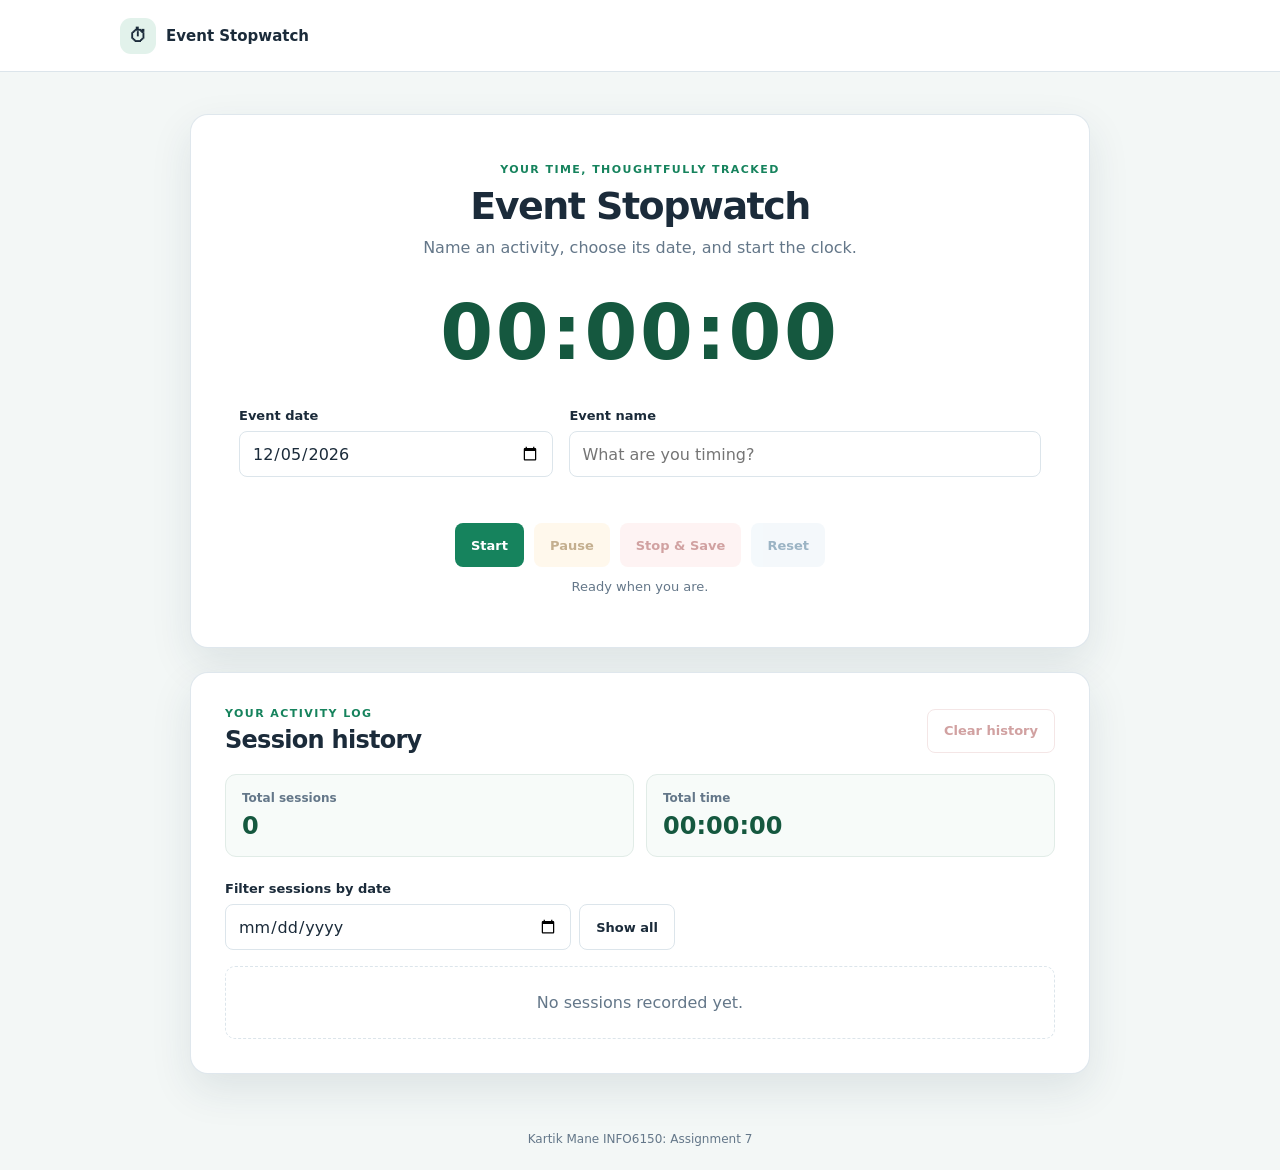
<file: PartB/index.html>
<!doctype html>
<html lang="en">
<head>
  <meta charset="utf-8">
  <meta name="viewport" content="width=device-width, initial-scale=1">
  <meta name="description" content="Time activities and keep a date-organized session history.">
  <title>Event Stopwatch</title>
  <link rel="stylesheet" href="styles.css">
  <script src="https://code.jquery.com/jquery-3.7.1.min.js"></script>
  <script src="stopwatch.js" defer></script>
</head>
<body>
  <header class="site-header">
    <a class="brand" href="index.html">
      <span class="brand-mark" aria-hidden="true">⏱</span>
      <span>Event Stopwatch</span>
    </a>
  </header>

  <main class="page-shell">
    <section class="timer-card" aria-labelledby="page-title">
      <p class="eyebrow">Your time, thoughtfully tracked</p>
      <h1 id="page-title">Event Stopwatch</h1>
      <p class="intro">Name an activity, choose its date, and start the clock.</p>

      <output id="timer-display" class="timer-display" aria-live="off">00:00:00</output>

      <div class="event-form">
        <div class="field">
          <label for="event-date">Event date</label>
          <input id="event-date" type="date" aria-describedby="date-error">
          <span class="field-error" id="date-error" aria-live="polite"></span>
        </div>
        <div class="field">
          <label for="event-name">Event name</label>
          <input id="event-name" type="text" maxlength="100" placeholder="What are you timing?" aria-describedby="event-error">
          <span class="field-error" id="event-error" aria-live="polite"></span>
        </div>
      </div>

      <div class="controls" aria-label="Stopwatch controls">
        <button class="button button-start" id="start-button" type="button">Start</button>
        <button class="button button-pause" id="pause-button" type="button" disabled>Pause</button>
        <button class="button button-stop" id="stop-button" type="button" disabled>Stop &amp; Save</button>
        <button class="button button-reset" id="reset-button" type="button" disabled>Reset</button>
      </div>
      <p class="timer-status" id="timer-status" role="status" aria-live="polite">Ready when you are.</p>
    </section>

    <section class="history-section" aria-labelledby="history-title">
      <div class="section-heading">
        <div>
          <p class="eyebrow">Your activity log</p>
          <h2 id="history-title">Session history</h2>
        </div>
        <button class="button button-clear" id="clear-history-button" type="button" disabled>Clear history</button>
      </div>

      <div class="stats-grid" aria-label="History statistics">
        <article class="stat-card">
          <span class="stat-label">Total sessions</span>
          <strong id="total-sessions">0</strong>
        </article>
        <article class="stat-card">
          <span class="stat-label">Total time</span>
          <strong id="total-time">00:00:00</strong>
        </article>
      </div>

      <div class="history-toolbar field">
        <label for="history-date-filter">Filter sessions by date</label>
        <div class="filter-row">
          <input id="history-date-filter" type="date">
          <button class="button button-filter" id="clear-filter-button" type="button">Show all</button>
        </div>
      </div>
      <div class="history-list" id="history-list" aria-live="polite"></div>
    </section>
  </main>

  <div class="notification" id="notification" role="status" aria-live="polite" hidden></div>

  <div class="modal-backdrop" id="clear-modal" hidden>
    <section class="modal" role="dialog" aria-modal="true" aria-labelledby="modal-title" aria-describedby="modal-description">
      <p class="eyebrow">Please confirm</p>
      <h2 id="modal-title">Clear session history?</h2>
      <p id="modal-description">This permanently removes all saved sessions from this browser.</p>
      <div class="modal-actions">
        <button class="button button-filter" id="cancel-clear-button" type="button">Keep history</button>
        <button class="button button-stop" id="confirm-clear-button" type="button">Clear history</button>
      </div>
    </section>
  </div>
  <footer class="site-footer">Kartik Mane INFO6150: Assignment 7</footer>
</body>
</html>
</file>
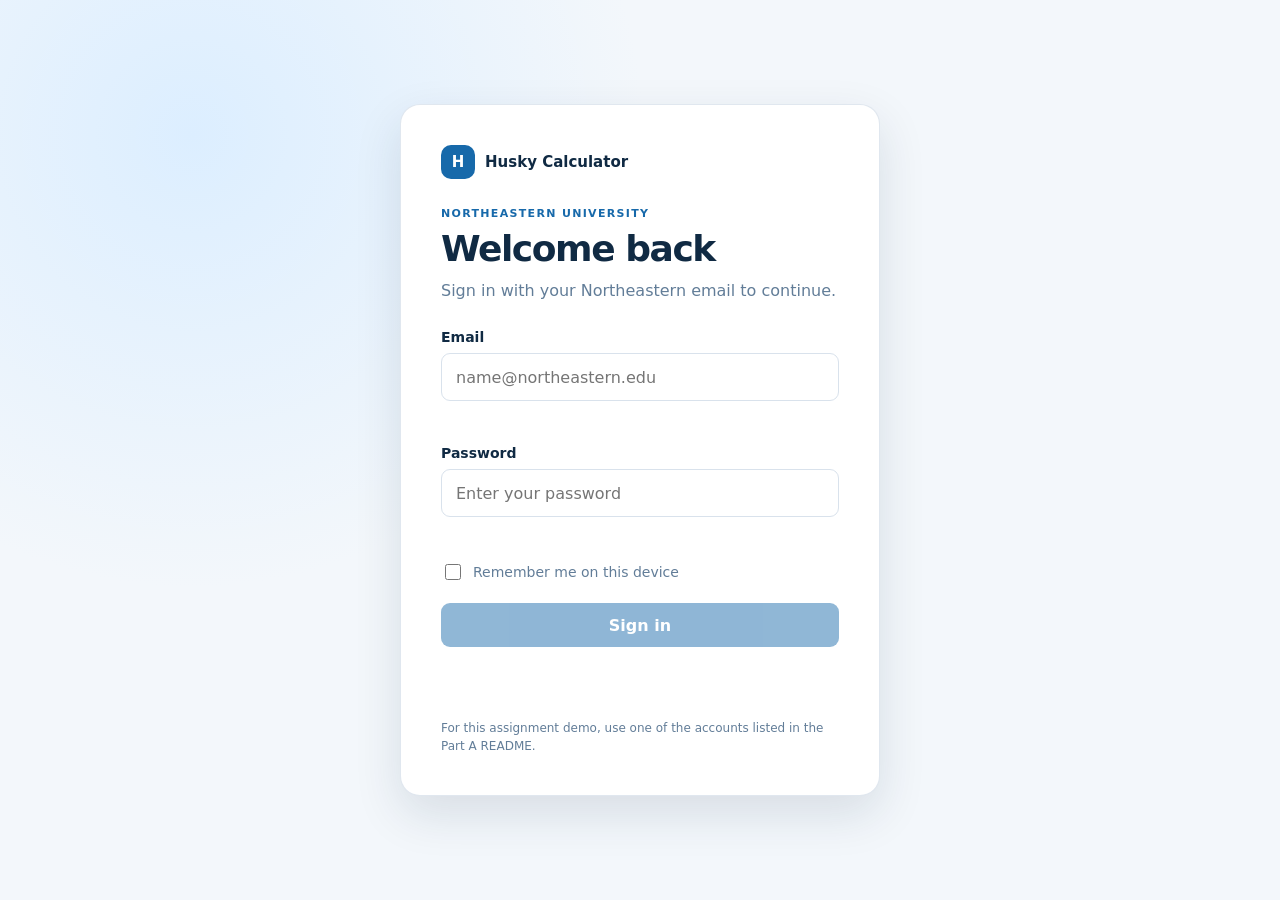
<file: PartA/calculator.html>
<!doctype html>
<html lang="en">
<head>
  <meta charset="utf-8">
  <meta name="viewport" content="width=device-width, initial-scale=1">
  <meta name="description" content="A simple calculator for signed and decimal numbers.">
  <title>Calculator | Husky Calculator</title>
  <link rel="stylesheet" href="styles.css">
  <script src="https://code.jquery.com/jquery-3.7.1.min.js"></script>
  <script src="calculator.js" defer></script>
</head>
<body class="app-page">
  <header class="topbar">
    <a class="brand" href="calculator.html">
      <span class="brand-mark" aria-hidden="true">H</span>
      <span>Husky Calculator</span>
    </a>
    <div class="user-menu">
      <span id="welcome-message">Welcome!</span>
      <button class="button button-quiet" id="logout-button" type="button">Log out</button>
    </div>
  </header>

  <main class="calculator-shell">
    <section class="calculator-card" aria-labelledby="calculator-title">
      <p class="eyebrow">Quick calculations</p>
      <h1 id="calculator-title">Calculator</h1>
      <p class="muted">Enter two numbers and choose an operation.</p>

      <div class="field">
        <label for="number-1">Number 1</label>
        <input id="number-1" type="text" inputmode="decimal" autocomplete="off" placeholder="e.g. -12.5" aria-describedby="number-1-error">
        <span class="field-error" id="number-1-error" aria-live="polite"></span>
      </div>
      <div class="field">
        <label for="number-2">Number 2</label>
        <input id="number-2" type="text" inputmode="decimal" autocomplete="off" placeholder="e.g. 4" aria-describedby="number-2-error">
        <span class="field-error" id="number-2-error" aria-live="polite"></span>
      </div>

      <div class="operation-grid" aria-label="Calculator operations">
        <button class="button operation-button" type="button" data-operation="add" aria-label="Add">Add <span aria-hidden="true">+</span></button>
        <button class="button operation-button" type="button" data-operation="subtract" aria-label="Subtract">Subtract <span aria-hidden="true">−</span></button>
        <button class="button operation-button" type="button" data-operation="multiply" aria-label="Multiply">Multiply <span aria-hidden="true">×</span></button>
        <button class="button operation-button" type="button" data-operation="divide" aria-label="Divide">Divide <span aria-hidden="true">÷</span></button>
      </div>

      <div class="field result-field">
        <label for="result">Result</label>
        <input id="result" type="text" readonly aria-live="polite" placeholder="Your result will appear here">
      </div>
      <p class="form-error" id="calculation-error" role="alert" aria-live="polite"></p>
    </section>
  </main>
  <footer class="site-footer">Kartik Mane INFO6150: Assignment 7</footer>
</body>
</html>
</file>
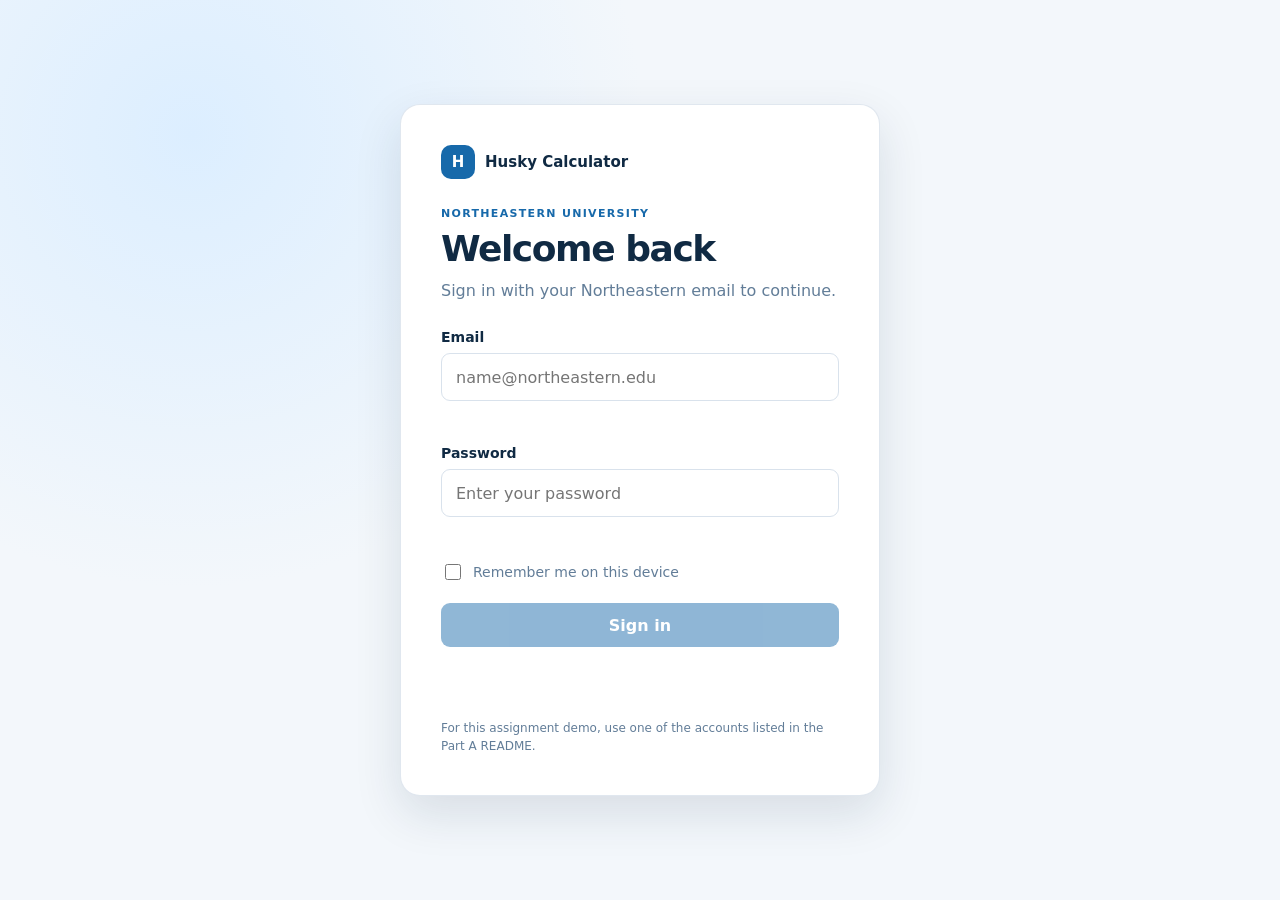
<file: PartA/login.html>
<!doctype html>
<html lang="en">
<head>
  <meta charset="utf-8">
  <meta name="viewport" content="width=device-width, initial-scale=1">
  <meta name="description" content="Sign in to the Northeastern calculator.">
  <title>Sign in | Husky Calculator</title>
  <link rel="stylesheet" href="styles.css">
  <script src="https://code.jquery.com/jquery-3.7.1.min.js"></script>
  <script src="login.js" defer></script>
</head>
<body class="login-page">
  <main class="login-card">
    <a class="brand" href="login.html" aria-label="Husky Calculator home">
      <span class="brand-mark" aria-hidden="true">H</span>
      <span>Husky Calculator</span>
    </a>
    <p class="eyebrow">Northeastern University</p>
    <h1>Welcome back</h1>
    <p class="muted">Sign in with your Northeastern email to continue.</p>

    <form id="login-form" novalidate>
      <div class="field">
        <label for="email">Email</label>
        <input id="email" name="email" type="email" autocomplete="username" placeholder="name@northeastern.edu" aria-describedby="email-error">
        <span class="field-error" id="email-error" aria-live="polite"></span>
      </div>
      <div class="field">
        <label for="password">Password</label>
        <input id="password" name="password" type="password" autocomplete="current-password" placeholder="Enter your password" aria-describedby="password-error">
        <span class="field-error" id="password-error" aria-live="polite"></span>
      </div>
      <label class="remember-option" for="remember-me">
        <input id="remember-me" name="remember-me" type="checkbox">
        <span>Remember me on this device</span>
      </label>
      <button class="button button-primary button-full" id="login-button" type="submit" disabled>Sign in</button>
      <p class="form-error" id="login-error" role="alert" aria-live="polite"></p>
      <p class="form-success" id="login-success" role="status" aria-live="polite"></p>
    </form>

    <p class="login-footnote">For this assignment demo, use one of the accounts listed in the Part A README.</p>
  </main>
</body>
</html>
</file>
<file: PartB/styles.css>
:root {
  --ink: #1b2b3a;
  --muted: #647789;
  --line: #dce5eb;
  --surface: #fff;
  --background: #f3f7f6;
  --green: #16835d;
  --green-dark: #116748;
  --blue: #2874a6;
  --amber: #d68a1d;
  --red: #bd4d4d;
  --error: #b42318;
  --shadow: 0 16px 42px rgba(26, 54, 75, 0.1);
}

* { box-sizing: border-box; }

body {
  min-height: 100vh;
  margin: 0;
  background: var(--background);
  color: var(--ink);
  font-family: Inter, ui-sans-serif, system-ui, -apple-system, BlinkMacSystemFont, "Segoe UI", sans-serif;
}

button, input { font: inherit; }
button { cursor: pointer; }

.site-header {
  display: flex;
  min-height: 72px;
  align-items: center;
  justify-content: space-between;
  padding: 12px max(22px, calc((100% - 1040px) / 2));
  border-bottom: 1px solid var(--line);
  background: var(--surface);
}

.brand { display: inline-flex; align-items: center; gap: 10px; color: var(--ink); font-size: 15px; font-weight: 800; text-decoration: none; }
.brand-mark { display: grid; width: 36px; height: 36px; place-items: center; border-radius: 11px; background: #e2f2eb; font-size: 18px; }
.header-note { color: var(--muted); font-size: 13px; }

.page-shell { width: min(100% - 36px, 900px); margin: 42px auto 58px; }
.timer-card, .history-section { border: 1px solid rgba(220, 229, 235, 0.9); border-radius: 18px; background: var(--surface); box-shadow: var(--shadow); }
.timer-card { padding: clamp(24px, 5vw, 48px); text-align: center; }
.eyebrow { margin: 0 0 8px; color: var(--green); font-size: 11px; font-weight: 800; letter-spacing: 0.13em; text-transform: uppercase; }
h1, h2, h3, p { margin-top: 0; }
h1 { margin-bottom: 0; font-size: clamp(29px, 5vw, 38px); letter-spacing: -0.04em; }
.intro { margin: 10px 0 30px; color: var(--muted); }

.timer-display {
  display: block;
  margin: 0 auto 30px;
  color: #15583f;
  font-variant-numeric: tabular-nums;
  font-size: clamp(48px, 11vw, 76px);
  font-weight: 750;
  letter-spacing: 0.035em;
  line-height: 1.2;
}

.event-form { display: grid; grid-template-columns: 1fr 1.5fr; gap: 16px; text-align: left; }
.field { display: grid; gap: 8px; margin: 0; }
.field label { color: var(--ink); font-size: 13px; font-weight: 700; }
.field input {
  width: 100%;
  min-height: 46px;
  padding: 0 12px;
  border: 1px solid var(--line);
  border-radius: 8px;
  outline: none;
  background: white;
  color: var(--ink);
}
.field input:focus { border-color: var(--green); box-shadow: 0 0 0 3px rgba(22, 131, 93, 0.13); }
.field input:disabled { cursor: not-allowed; background: #eef2f4; color: #697986; }
.field input[aria-invalid="true"] { border-color: var(--error); }
.field-error { min-height: 18px; color: var(--error); font-size: 12px; }

.controls { display: flex; justify-content: center; gap: 10px; margin: 20px 0 12px; }
.button { min-height: 44px; padding: 0 16px; border: 0; border-radius: 8px; font-size: 13px; font-weight: 750; transition: background 140ms ease, opacity 140ms ease, transform 140ms ease; }
.button:active:not(:disabled) { transform: translateY(1px); }
.button:focus-visible { outline: 3px solid rgba(40, 116, 166, 0.3); outline-offset: 2px; }
.button:disabled { cursor: not-allowed; opacity: 0.46; }
.button-start { background: var(--green); color: white; }
.button-start:hover:not(:disabled) { background: var(--green-dark); }
.button-pause { background: #fff0d6; color: #80530d; }
.button-stop { background: #fde7e5; color: #9c3434; }
.button-reset { background: #e8f1f8; color: #285d80; }
.button-clear { border: 1px solid #e8caca; background: white; color: #9c3434; }
.button-clear:hover:not(:disabled) { background: #fff5f4; }
.button-filter { border: 1px solid var(--line); background: white; color: var(--ink); }
.button-filter:hover:not(:disabled) { background: #f3f7f8; }
.timer-status { min-height: 20px; margin: 0; color: var(--muted); font-size: 13px; }

.history-section { margin-top: 24px; padding: clamp(22px, 4vw, 34px); }
.section-heading { display: flex; align-items: center; justify-content: space-between; gap: 16px; margin-bottom: 20px; }
.section-heading .eyebrow { margin-bottom: 6px; }
h2 { margin-bottom: 0; font-size: 24px; letter-spacing: -0.03em; }
.stats-grid { display: grid; grid-template-columns: repeat(2, minmax(0, 1fr)); gap: 12px; margin-bottom: 24px; }
.stat-card { display: grid; gap: 7px; padding: 16px; border: 1px solid #e1ece7; border-radius: 11px; background: #f7fbf9; }
.stat-label { color: var(--muted); font-size: 12px; font-weight: 650; }
.stat-card strong { color: #15583f; font-size: 24px; font-variant-numeric: tabular-nums; }
.history-toolbar { max-width: 450px; margin-bottom: 16px; }
.filter-row { display: flex; gap: 8px; }
.filter-row input { flex: 1; }
.history-list { display: grid; gap: 10px; }
.history-item { display: flex; align-items: center; justify-content: space-between; gap: 16px; padding: 16px; border: 1px solid var(--line); border-radius: 10px; background: white; }
.history-details time { color: var(--muted); font-size: 12px; }
.history-details h3 { margin: 4px 0 0; font-size: 15px; overflow-wrap: anywhere; }
.duration-label { margin-left: auto; color: var(--muted); font-size: 11px; }
.history-duration { color: #15583f; font-size: 17px; font-variant-numeric: tabular-nums; }
.empty-state { margin: 0; padding: 26px 14px; border: 1px dashed var(--line); border-radius: 10px; color: var(--muted); text-align: center; }
.site-footer { padding: 0 16px 24px; color: var(--muted); font-size: 12px; text-align: center; }

.notification { position: fixed; z-index: 5; top: 20px; right: 20px; width: min(360px, calc(100vw - 40px)); padding: 15px 18px; border-radius: 10px; box-shadow: var(--shadow); color: white; font-size: 14px; font-weight: 650; }
.notification[hidden], .modal-backdrop[hidden] { display: none; }
.notification-success { background: #176c4c; }
.notification-error { background: #a53e39; }
.modal-backdrop { position: fixed; z-index: 10; inset: 0; display: grid; place-items: center; padding: 18px; background: rgba(15, 31, 41, 0.55); }
.modal { width: min(100%, 430px); padding: 30px; border-radius: 16px; background: white; box-shadow: 0 24px 80px rgba(0, 0, 0, 0.25); }
.modal h2 { margin-bottom: 10px; }
.modal > p:not(.eyebrow) { color: var(--muted); line-height: 1.55; }
.modal-actions { display: flex; justify-content: flex-end; gap: 9px; margin-top: 24px; }

@media (max-width: 620px) {
  .page-shell { margin-top: 22px; }
  .event-form { grid-template-columns: 1fr; gap: 12px; }
  .controls { display: grid; grid-template-columns: repeat(2, minmax(0, 1fr)); }
  .controls .button { width: 100%; }
  .header-note { display: none; }
  .section-heading { align-items: flex-start; }
}

@media (max-width: 400px) {
  .history-item { align-items: flex-start; flex-wrap: wrap; }
  .duration-label { margin-left: 0; }
  .history-duration { margin-left: auto; }
  .section-heading { flex-direction: column; }
  .modal-actions { flex-direction: column-reverse; }
  .modal-actions .button { width: 100%; }
}
</file>
<file: PartA/styles.css>
:root {
  color-scheme: light;
  --navy: #102a43;
  --blue: #1769aa;
  --blue-dark: #0e4f86;
  --ink: #172b4d;
  --muted: #627d98;
  --line: #d9e2ec;
  --surface: #ffffff;
  --background: #f3f7fb;
  --error: #b42318;
  --success: #16794b;
  --shadow: 0 18px 48px rgba(16, 42, 67, 0.12);
}

* { box-sizing: border-box; }

body {
  min-height: 100vh;
  margin: 0;
  background: var(--background);
  color: var(--ink);
  font-family: Inter, ui-sans-serif, system-ui, -apple-system, BlinkMacSystemFont, "Segoe UI", sans-serif;
}

button, input { font: inherit; }
button { cursor: pointer; }

.login-page {
  display: grid;
  place-items: center;
  padding: 32px 18px;
  background: radial-gradient(circle at 15% 15%, #dceeff 0, transparent 34%), var(--background);
}

.login-card, .calculator-card {
  width: min(100%, 480px);
  padding: 40px;
  border: 1px solid rgba(217, 226, 236, 0.8);
  border-radius: 20px;
  background: var(--surface);
  box-shadow: var(--shadow);
}

.brand {
  display: inline-flex;
  align-items: center;
  gap: 10px;
  color: var(--navy);
  font-size: 15px;
  font-weight: 750;
  text-decoration: none;
}

.brand-mark {
  display: grid;
  width: 34px;
  height: 34px;
  place-items: center;
  border-radius: 10px;
  background: var(--blue);
  color: white;
  font-weight: 800;
}

.eyebrow {
  margin: 28px 0 8px;
  color: var(--blue);
  font-size: 11px;
  font-weight: 800;
  letter-spacing: 0.12em;
  text-transform: uppercase;
}

h1 {
  margin: 0;
  color: var(--navy);
  font-size: clamp(29px, 5vw, 36px);
  letter-spacing: -0.04em;
}

.muted { margin: 10px 0 26px; color: var(--muted); line-height: 1.55; }

.field { display: grid; gap: 8px; margin: 18px 0; }
.field label { color: var(--navy); font-size: 14px; font-weight: 700; }

.field input {
  width: 100%;
  min-height: 48px;
  padding: 0 14px;
  border: 1px solid var(--line);
  border-radius: 9px;
  outline: none;
  background: white;
  color: var(--ink);
  transition: border-color 140ms ease, box-shadow 140ms ease;
}

.field input:focus {
  border-color: var(--blue);
  box-shadow: 0 0 0 3px rgba(23, 105, 170, 0.14);
}

.field input[aria-invalid="true"] { border-color: var(--error); }
.field input[readonly] { background: #f5f8fb; color: var(--navy); font-weight: 700; }
.field-error, .form-error { min-height: 18px; margin: 0; color: var(--error); font-size: 13px; }
.form-success { min-height: 18px; margin: 12px 0 0; color: var(--success); font-size: 14px; font-weight: 650; }

.remember-option { display: flex; align-items: center; gap: 9px; margin: 4px 0 20px; color: var(--muted); font-size: 14px; }
.remember-option input { width: 16px; height: 16px; accent-color: var(--blue); }

.button {
  display: inline-flex;
  min-height: 44px;
  align-items: center;
  justify-content: center;
  gap: 9px;
  padding: 0 16px;
  border: 0;
  border-radius: 9px;
  font-weight: 700;
  transition: background 140ms ease, transform 140ms ease, opacity 140ms ease;
}

.button:active:not(:disabled) { transform: translateY(1px); }
.button:focus-visible { outline: 3px solid rgba(23, 105, 170, 0.3); outline-offset: 2px; }
.button:disabled { cursor: not-allowed; opacity: 0.48; }
.button-primary { background: var(--blue); color: white; }
.button-primary:hover:not(:disabled) { background: var(--blue-dark); }
.button-full { width: 100%; }
.button-quiet { border: 1px solid var(--line); background: white; color: var(--navy); }
.button-quiet:hover { background: #f0f5fa; }

.login-footnote { margin: 24px 0 0; color: var(--muted); font-size: 12px; line-height: 1.5; }

.app-page { display: flex; flex-direction: column; }
.topbar {
  display: flex;
  min-height: 76px;
  align-items: center;
  justify-content: space-between;
  gap: 18px;
  padding: 12px max(24px, calc((100% - 1080px) / 2));
  border-bottom: 1px solid var(--line);
  background: white;
}
.user-menu { display: flex; align-items: center; gap: 16px; color: var(--muted); font-size: 14px; font-weight: 650; }

.calculator-shell { display: grid; flex: 1; place-items: center; padding: 54px 18px; }
.calculator-card { width: min(100%, 560px); padding: 38px; }
.calculator-card .eyebrow { margin-top: 0; }
.calculator-card .muted { margin-bottom: 30px; }

.operation-grid { display: grid; grid-template-columns: repeat(4, minmax(0, 1fr)); gap: 10px; margin: 24px 0; }
.operation-button { min-height: 54px; flex-direction: column; gap: 0; padding: 8px 4px; background: #e9f3fb; color: var(--blue-dark); font-size: 12px; }
.operation-button span { font-size: 20px; line-height: 1.2; }
.operation-button:hover { background: #d7eafb; }
.result-field { margin-bottom: 10px; }
.site-footer { padding: 18px; color: var(--muted); font-size: 12px; text-align: center; }

@media (max-width: 520px) {
  .login-card, .calculator-card { padding: 28px 22px; border-radius: 16px; }
  .topbar { align-items: flex-start; padding: 14px 18px; }
  .topbar .brand { font-size: 13px; }
  .user-menu { align-items: flex-end; flex-direction: column-reverse; gap: 6px; font-size: 12px; }
  .operation-grid { grid-template-columns: repeat(2, minmax(0, 1fr)); }
}
</file>
